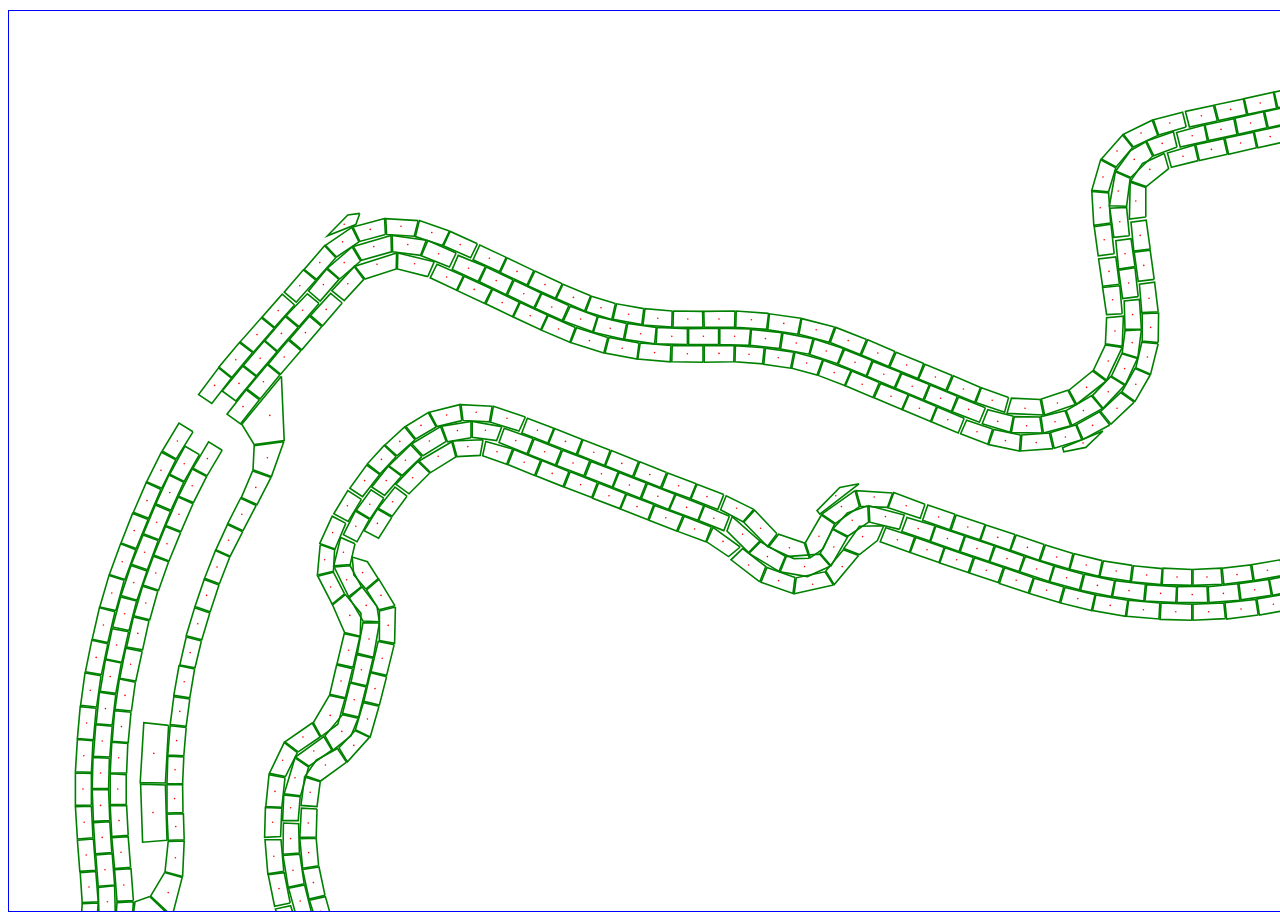
<file: misc/test/index.html>
<html>
<body>

<div style="margin: 10px auto;">
  <canvas style="border:1px solid blue" id="canvas" width="1700" height="900"></canvas>
</div>

<img src="formula.jpeg" id="img" style="display:none" />

<script type="text/javascript" src="./monaco.js"></script>
<script src="./epz.js"></script>
<script type="text/javascript">
var canvas = document.getElementById("canvas");
	ctx = canvas.getContext("2d");
ctx.strokeStyle = 'green';
ctx.lineWidth = 4;
ctx.fillStyle = 'red';

new EasyPZ(document.getElementById("canvas"), function(transform) {
  drawBoard(transform.scale, transform.translateX, transform.translateY);
}, { minScale: 0.2, maxScale: 10, bounds: { top: NaN, right: NaN, bottom: NaN, left: NaN } });

function drawBoard(scale, translateX, translateY) {
  ctx.clearRect(0, 0, canvas.width, canvas.height);
  ctx.save();
  ctx.transform(scale, 0, 0, scale, translateX, translateY);

	var img = document.getElementById("img")
	ctx.drawImage(img, 0, 0, 4304, 2813);

	monacoBoard.forEach(cell => {
		ctx.beginPath();
		ctx.moveTo(cell.box[0][0][0], cell.box[0][0][1]);
		for(var i = 1; i <= cell.box.length; i++){
			var j = i % cell.box.length;
			ctx.lineTo(cell.box[j][0][0], cell.box[j][0][1]);
		}
		ctx.stroke();


		ctx.beginPath();
	  ctx.arc(cell.cx, cell.cy, 2,0,2*Math.PI);
		ctx.fill();
	});

  ctx.restore();
}

drawBoard(0.4,0,0);
</script>

</body>
</html>
</file>
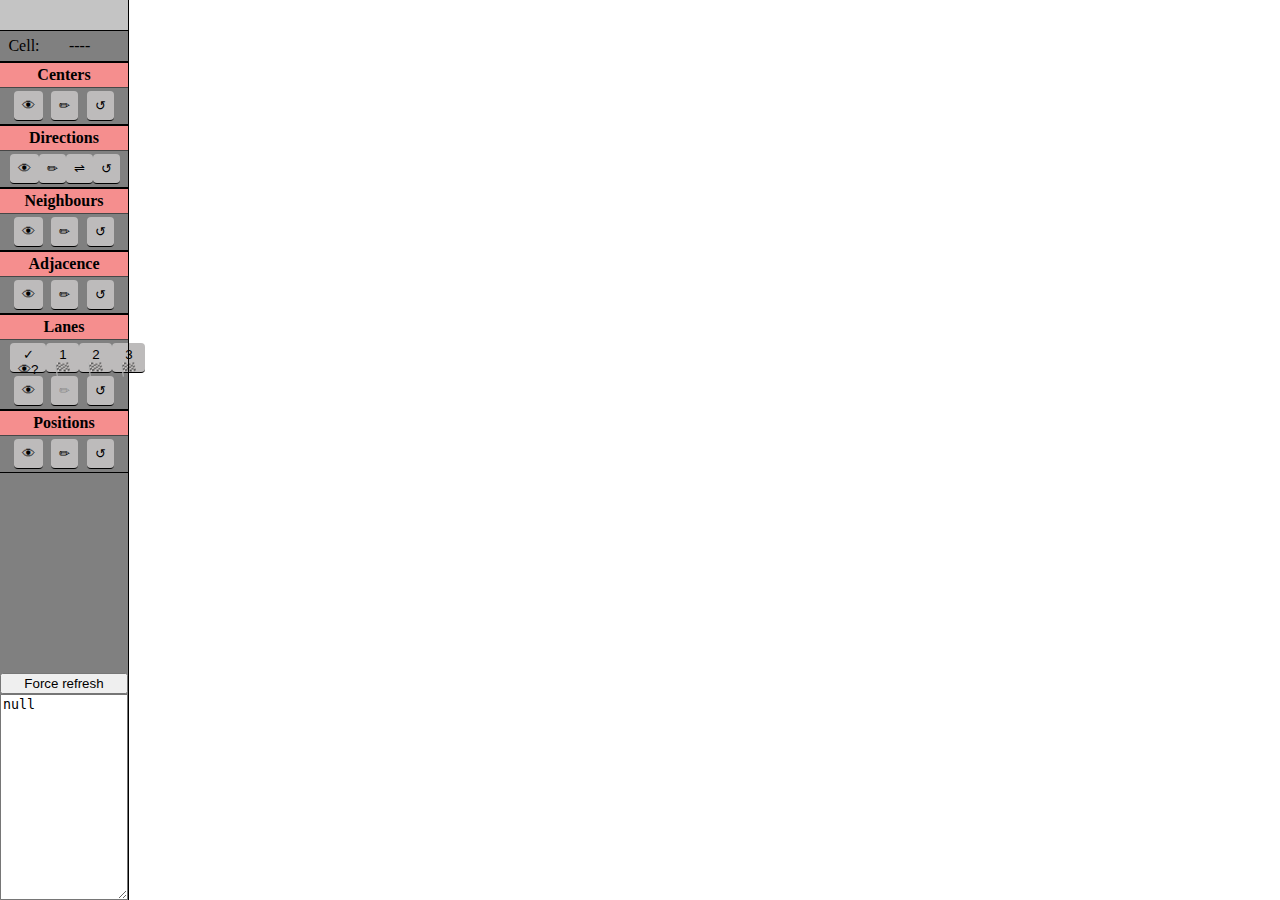
<file: misc/editor/editor.html>
<!DOCTYPE html>
<html>
  <head>
    <link rel="stylesheet" href="style.css" />
  </head>
  <body>
    <div id="container">
      <div id="left-bar">
        <div id="circuit-info"></div>
        <div id="cell-indicator">
          Cell: <span id="cell-indicator-counter">----</span>
        </div>
        <div class="section" id="section-centers">
          <h2>Centers</h2>
          <div class="toolbar">
            <button id="show-centers">👁</button>
            <button id="edit-centers">✏</button>
            <button id="generate-centers">↺</button>
          </div>
        </div>
        <div class="section" id="section-directions">
          <h2>Directions</h2>
          <div class="toolbar">
            <button id="show-directions">👁</button>
            <button id="edit-directions">✏</button>
            <button id="swap-directions">⇌</button>
            <button id="generate-directions">↺</button>
          </div>
        </div>
        <div class="section" id="section-neighbours">
          <h2>Neighbours</h2>
          <div class="toolbar">
            <button id="show-neighbours">👁</button>
            <button id="edit-neighbours">✏</button>
            <button id="generate-neighbours">↺</button>
          </div>
        </div>
        <div class="section" id="section-adjacence">
          <h2>Adjacence</h2>
          <div class="toolbar">
            <button id="show-adjacence">👁</button>
            <button id="edit-adjacence">✏</button>
            <button id="generate-adjacence">↺</button>
          </div>
        </div>
        <div class="section" id="section-lanes">
          <h2>Lanes</h2>
          <div class="toolbar">
            <button id="check-lanes">✓👁?</button>
            <button id="end1-lanes">1🏁</button>
            <button id="end2-lanes">2🏁</button>
            <button id="end3-lanes">3🏁</button>
          </div>
          <div class="toolbar">
            <button id="show-lanes">👁</button>
            <button
              id="edit-lanes"
              disabled="disabled"
              style="pointer-events: none"
            >
              ✏
            </button>
            <button id="generate-lanes">↺</button>
          </div>
        </div>
        <div class="section" id="section-positions">
          <h2>Positions</h2>
          <div class="toolbar">
            <button id="show-positions">👁</button>
            <button id="edit-positions">✏</button>
            <button id="generate-positions">↺</button>
          </div>
        </div>

        <div id="filler"></div>
        <button id="force-refresh">Force refresh</button>
        <textarea id="data"></textarea>
      </div>
      <div id="main-frame">
        <div id="centers"></div>
      </div>
    </div>

    <script type="text/javascript" src="circuits.js"></script>
    <script type="text/javascript" src="script.js"></script>
  </body>
</html>
</file>
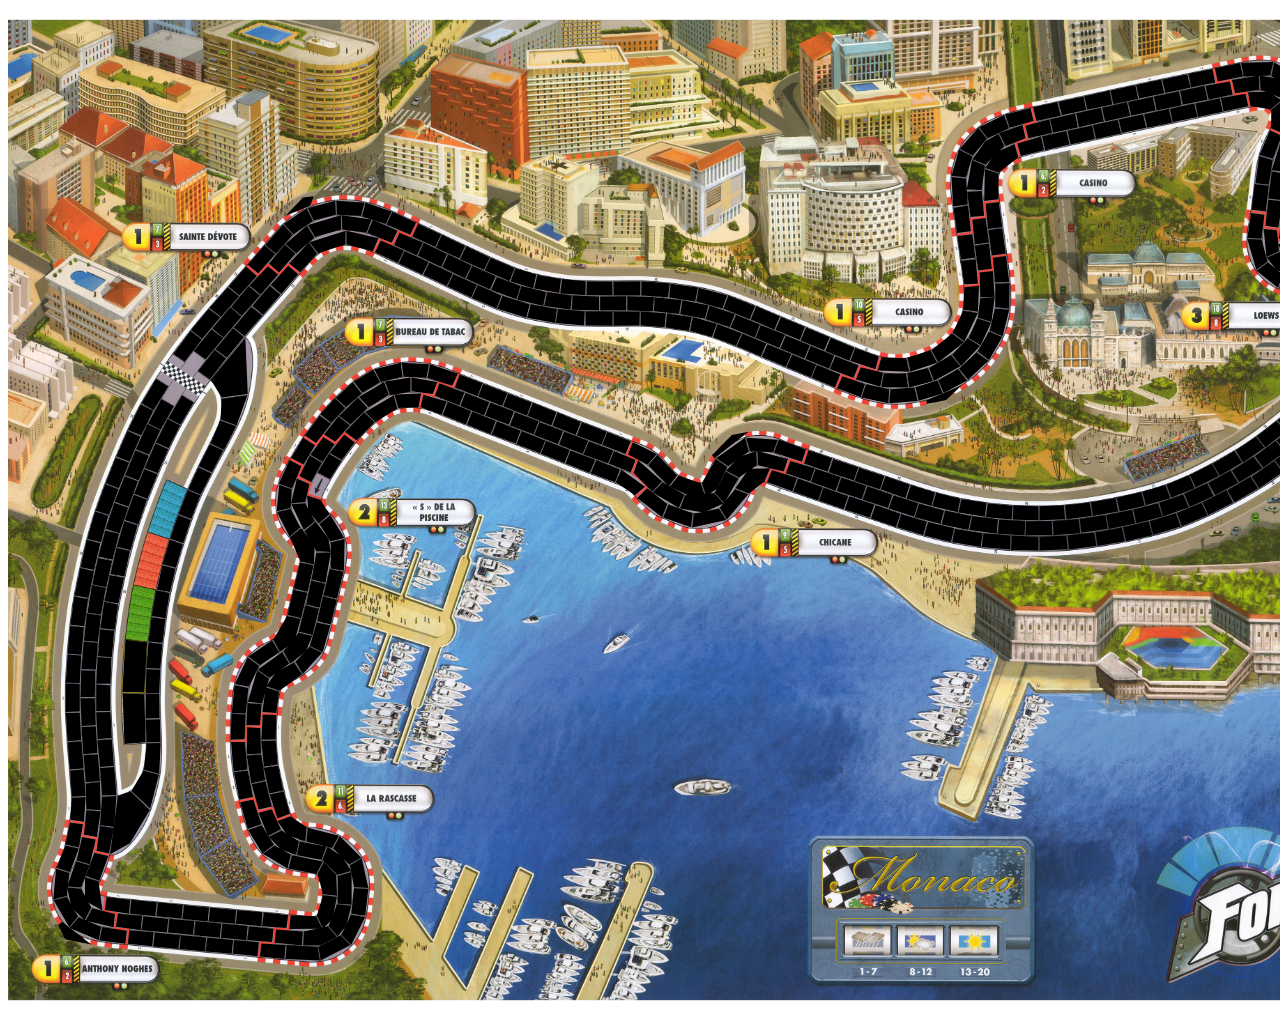
<file: misc/test/index_svg.html>
<html>
<body>

<div style="margin: 10px auto;">
  <svg id="svg" viewBox="0 0 4304 2813" width="1500" height="1000" easypz='{"applyTransformTo": "svg > *", "options": { "minScale": "NaN", "maxScale": "NaN", "bounds": { "top": "NaN", "right": "NaN", "bottom": "NaN", "left": "NaN" }} }'>
	 	<image width="4304" height="2813" href="formula.jpeg" draggable="false" style="pointer-events:none" />
	</svg>
</div>

<img src="formula.jpeg" id="img" style="display:none" />

<script type="text/javascript" src="./monaco.js"></script>
<script src="epz.js"></script>
<script type="text/javascript">
var xmlns = "http://www.w3.org/2000/svg";

monacoBoard.forEach(cell => {
	var polygon = document.createElementNS(xmlns, "polygon");
	let points = [];
	for(var i = 0; i < cell.box.length; i++){
		points.push(cell.box[i][0][0] + ", " + cell.box[i][0][1]);
	}

	polygon.setAttribute("points", points.join(","));
	document.getElementById("svg").appendChild(polygon);
});
</script>

</body>
</html>
</file>
<file: misc/editor/style.css>
html,
body {
    margin: 0;
    padding: 0;
    overflow: hidden;
}

#container {
    display: flex;
    width: 100vw;
}

#left-bar {
    width: 10vw;
    background: grey;
    display: flex;
    flex-flow: column;
}

div.section {
    border-top: 1px solid black;
    border-bottom: 1px solid black;
}

div.section h2 {
    margin: 0;
    font-size: 16px;
    text-align: center;
    padding: 3px;
    border-bottom: 1px solid rgb(71, 71, 71);
    background: rgb(245, 142, 142);
}

div.section.computed h2 {
    background: rgb(175, 245, 142);
}

div.section .toolbar {
    display: flex;
    align-items: center;
    justify-content: space-around;
    margin: 3px 10px;
}

div.section .toolbar button {
    border-radius: 4px;
    background: rgb(189, 187, 187);
    padding: 4px 8px;
    border: 0;
    border-bottom: 1px solid black;
    height: 30px;
}
div.section .toolbar button:hover {
    background: rgb(150, 150, 150);
}

div.section .toolbar button.active {
    background: rgb(175, 245, 142);
}

#circuit-info,
#cell-indicator {
    display: flex;
    justify-content: center;
    align-items: center;
    height: 22px;
    padding: 4px 8px;
    border-bottom: 1px solid black;
}

#cell-indicator-counter {
    display: inline-block;
    width: 80px;
    text-align: center;
}

#circuit-info {
    background: rgb(196, 196, 196);
}

#filler {
    flex-grow: 1;
}

textarea {
    height: 200px;
}

#main-frame {
    flex-grow: 0;
    width: 90vw;
    height: 100vh;
    border-left: 1px solid black;
    overflow: auto;
    position: relative;
}

object {
    background-size: 100%;
}

#centers {
    position: relative;
    pointer-events: none;
}
.center-indicator {
    position: absolute;
    width: 4px;
    height: 4px;
    border-radius: 50%;
}
#main-frame.show-centers .center-indicator {
    background: red;
}
#main-frame.show-positions .center-indicator::before {
    content: attr(data-position);
    background: white;
    width: auto;
    padding: 1px 2px;
    height: 18px;
    border-radius: 4px;
    border: 1px solid black;
    font-size: 11px;
    position: absolute;
    top: -9px;
    left: -10px;
    line-height: 18px;
    z-index: 10;
}

/* #main-frame.show-lanes .center-indicator[data-lane="1"] {
    background: orange;
    border: 2px solid orange;
}
#main-frame.show-lanes .center-indicator[data-lane="2"] {
    background: rgb(212, 59, 212);
    border: 2px solid rgb(212, 59, 212);
}
#main-frame.show-lanes .center-indicator[data-lane="3"] {
    background: yellow;
    border: 2px solid yellow;
} */

.direction-indicator {
    position: absolute;
    width: 20px;
    height: 2px;
    background: blue;
    transform-origin: -2px 1px;
    top: 1px;
    left: 4px;
}

.direction-indicator::after {
    content: "";
    display: block;
    width: 0;
    height: 0;
    border-top: 6px solid transparent;
    border-bottom: 6px solid transparent;
    border-left: 6px solid blue;
    position: absolute;
    right: -3px;
    top: -5px;
}

#main-frame.show-lanes .center-indicator[data-lane="1"] .direction-indicator {
    background: rgb(243, 111, 24);
}
#main-frame.show-lanes .center-indicator[data-lane="2"] .direction-indicator {
    background: rgb(212, 59, 212);
}
#main-frame.show-lanes .center-indicator[data-lane="3"] .direction-indicator {
    background: yellow;
}
#main-frame.show-lanes .center-indicator[data-lane="1"] .direction-indicator::after {
    border-left-color: rgb(243, 111, 24);
}
#main-frame.show-lanes .center-indicator[data-lane="2"] .direction-indicator::after {
    border-left-color: rgb(212, 59, 212);
}
#main-frame.show-lanes .center-indicator[data-lane="3"] .direction-indicator::after {
    border-left-color: yellow;
}

.lane-end-indicator {
    background: white;
    width: 20px;
    height: 18px;
    border-radius: 4px;
    border: 1px solid black;
    font-size: 11px;
    position: absolute;
    top: -9px;
    left: -10px;
    line-height: 18px;
}
</file>
